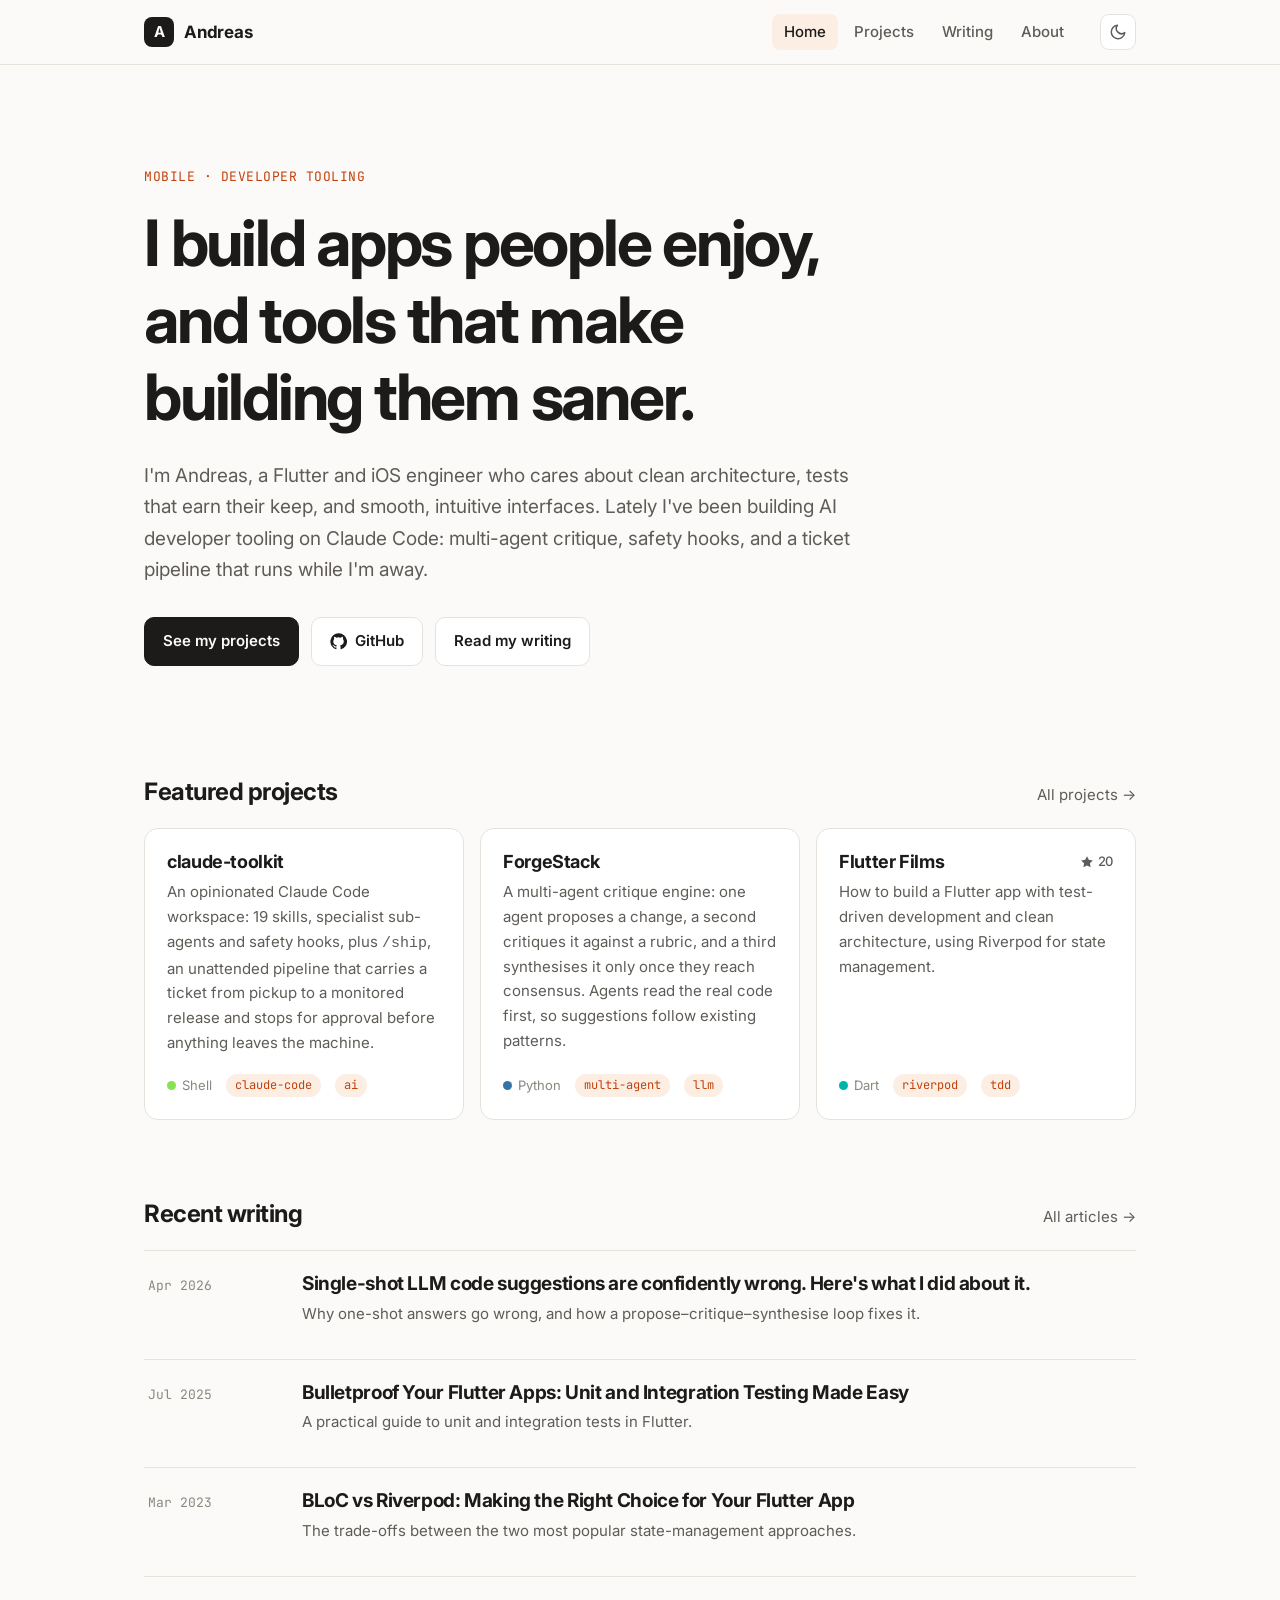
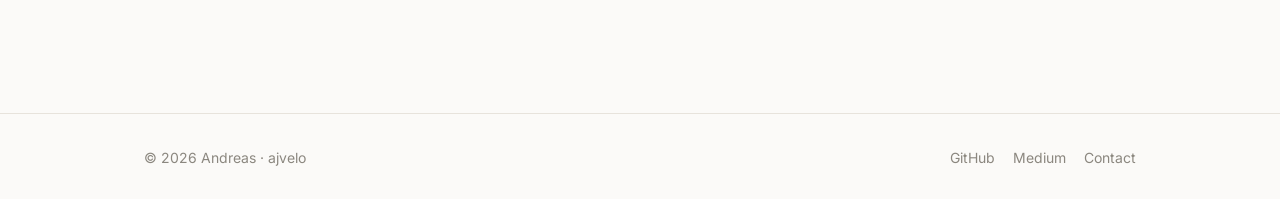
<file: index.html>
<!doctype html>
<html lang="en">
<head>
  <meta charset="utf-8">
  <meta name="viewport" content="width=device-width, initial-scale=1">
  <title>Andreas · Mobile and developer-tooling engineer</title>
  <meta name="description" content="Andreas (ajvelo): Flutter and iOS engineer building clean-architecture apps and AI developer tooling with Claude Code.">
  <link rel="canonical" href="https://ajvelo.github.io/">
  <meta property="og:title" content="Andreas · Mobile and developer-tooling engineer">
  <meta property="og:description" content="Flutter and iOS apps, clean architecture, and AI developer tooling.">
  <meta property="og:url" content="https://ajvelo.github.io/">
  <meta property="og:type" content="website">
  <link rel="icon" href="favicon.svg" type="image/svg+xml">
  <link rel="preconnect" href="https://fonts.googleapis.com">
  <link rel="preconnect" href="https://fonts.gstatic.com" crossorigin>
  <link href="https://fonts.googleapis.com/css2?family=Inter:wght@400;500;600;700&family=JetBrains+Mono:wght@400;500&display=swap" rel="stylesheet">
  <script>try{const t=localStorage.getItem("theme");if(t)document.documentElement.dataset.theme=t}catch{}</script>
  <link rel="stylesheet" href="style.css">
</head>
<body>
  <a class="skip" href="#main">Skip to content</a>
  <header class="site-header">
    <div class="wrap nav">
      <a class="brand" href="./"><span class="brand-mark">A</span>Andreas</a>
      <button class="icon-btn menu-btn" data-menu-toggle aria-label="Menu" aria-expanded="false"><svg viewBox="0 0 24 24" fill="none" stroke="currentColor" stroke-width="2" stroke-linecap="round"><path d="M4 7h16M4 12h16M4 17h16"/></svg></button>
      <ul class="nav-links">
        <li><a href="./" aria-current="page">Home</a></li>
        <li><a href="projects.html">Projects</a></li>
        <li><a href="writing.html">Writing</a></li>
        <li><a href="about.html">About</a></li>
      </ul>
      <button class="icon-btn" data-theme-toggle aria-label="Switch theme"><svg class="theme-moon" viewBox="0 0 24 24" fill="none" stroke="currentColor" stroke-width="2" stroke-linecap="round" stroke-linejoin="round"><path d="M21 12.8A9 9 0 1 1 11.2 3a7 7 0 0 0 9.8 9.8z"/></svg><svg class="theme-sun" viewBox="0 0 24 24" fill="none" stroke="currentColor" stroke-width="2" stroke-linecap="round"><circle cx="12" cy="12" r="4"/><path d="M12 2v2M12 20v2M4.9 4.9l1.4 1.4M17.7 17.7l1.4 1.4M2 12h2M20 12h2M4.9 19.1l1.4-1.4M17.7 6.3l1.4-1.4"/></svg></button>
    </div>
  </header>

  <main id="main">
    <section class="wrap hero">
      <span class="eyebrow">Mobile · Developer tooling</span>
      <h1>I build apps people enjoy, and tools that make building them saner.</h1>
      <p class="lede">I'm Andreas, a Flutter and iOS engineer who cares about clean architecture, tests that earn their keep, and smooth, intuitive interfaces. Lately I've been building AI developer tooling on Claude Code: multi-agent critique, safety hooks, and a ticket pipeline that runs while I'm away.</p>
      <div class="actions">
        <a class="btn btn-primary" href="projects.html">See my projects</a>
        <a class="btn" href="https://github.com/ajvelo"><svg viewBox="0 0 24 24" fill="currentColor"><path d="M12 .5a11.5 11.5 0 0 0-3.64 22.41c.58.1.79-.25.79-.56v-2c-3.2.7-3.88-1.37-3.88-1.37-.53-1.33-1.28-1.69-1.28-1.69-1.05-.71.08-.7.08-.7 1.16.08 1.77 1.19 1.77 1.19 1.03 1.77 2.7 1.26 3.36.96.1-.75.4-1.26.73-1.55-2.55-.29-5.24-1.28-5.24-5.69 0-1.26.45-2.28 1.19-3.09-.12-.29-.52-1.46.11-3.05 0 0 .97-.31 3.17 1.18a11 11 0 0 1 5.77 0c2.2-1.49 3.17-1.18 3.17-1.18.63 1.59.23 2.76.11 3.05.74.81 1.19 1.83 1.19 3.09 0 4.42-2.7 5.39-5.26 5.68.41.36.78 1.06.78 2.14v3.17c0 .31.21.67.8.56A11.5 11.5 0 0 0 12 .5z"/></svg>GitHub</a>
        <a class="btn" href="writing.html">Read my writing</a>
      </div>
    </section>

    <section class="wrap section">
      <div class="section-head">
        <h2>Featured projects</h2>
        <a href="projects.html">All projects →</a>
      </div>
      <div class="grid">
        <a class="card" href="https://github.com/ajvelo/claude-toolkit">
          <h3>claude-toolkit</h3>
          <p>An opinionated Claude Code workspace: 19 skills, specialist sub-agents and safety hooks, plus <code>/ship</code>, an unattended pipeline that carries a ticket from pickup to a monitored release and stops for approval before anything leaves the machine.</p>
          <div class="meta"><span class="lang lang-shell">Shell</span><span class="tag">claude-code</span><span class="tag">ai</span></div>
        </a>
        <a class="card" href="https://github.com/ajvelo/forgestack">
          <h3>ForgeStack</h3>
          <p>A multi-agent critique engine: one agent proposes a change, a second critiques it against a rubric, and a third synthesises it only once they reach consensus. Agents read the real code first, so suggestions follow existing patterns.</p>
          <div class="meta"><span class="lang lang-python">Python</span><span class="tag">multi-agent</span><span class="tag">llm</span></div>
        </a>
        <a class="card" href="https://github.com/ajvelo/Flutter-Films">
          <h3>Flutter Films <span class="stars"><svg viewBox="0 0 24 24" fill="currentColor"><path d="M12 2l3.1 6.3 6.9 1-5 4.9 1.2 6.8L12 17.8 5.8 21l1.2-6.8-5-4.9 6.9-1z"/></svg>20</span></h3>
          <p>How to build a Flutter app with test-driven development and clean architecture, using Riverpod for state management.</p>
          <div class="meta"><span class="lang lang-dart">Dart</span><span class="tag">riverpod</span><span class="tag">tdd</span></div>
        </a>
      </div>
    </section>

    <section class="wrap section">
      <div class="section-head">
        <h2>Recent writing</h2>
        <a href="writing.html">All articles →</a>
      </div>
      <ul class="posts">
        <li class="post"><a href="https://medium.com/@Andreasv/single-shot-llm-code-suggestions-are-confidently-wrong-heres-what-i-did-about-it-a76bcef79215">
          <time datetime="2026-04-21">Apr 2026</time>
          <div><h3>Single-shot LLM code suggestions are confidently wrong. Here's what I did about it.</h3><p>Why one-shot answers go wrong, and how a propose–critique–synthesise loop fixes it.</p></div>
        </a></li>
        <li class="post"><a href="https://mobileappcircular.com/bulletproof-your-flutter-apps-unit-and-integration-testing-made-easy-4f2d8b6c35c0">
          <time datetime="2025-07-21">Jul 2025</time>
          <div><h3>Bulletproof Your Flutter Apps: Unit and Integration Testing Made Easy</h3><p>A practical guide to unit and integration tests in Flutter.</p></div>
        </a></li>
        <li class="post"><a href="https://mobileappcircular.com/bloc-vs-riverpod-making-the-right-choice-for-your-flutter-app-5feb4486ac4">
          <time datetime="2023-03-21">Mar 2023</time>
          <div><h3>BLoC vs Riverpod: Making the Right Choice for Your Flutter App</h3><p>The trade-offs between the two most popular state-management approaches.</p></div>
        </a></li>
      </ul>
    </section>
  </main>

  <footer class="site-footer">
    <div class="wrap">
      <span>© <span data-year>2026</span> Andreas · ajvelo</span>
      <nav><a href="https://github.com/ajvelo">GitHub</a><a href="https://medium.com/@Andreasv">Medium</a><a href="about.html#contact">Contact</a></nav>
    </div>
  </footer>
  <script src="script.js"></script>
</body>
</html>
</file>
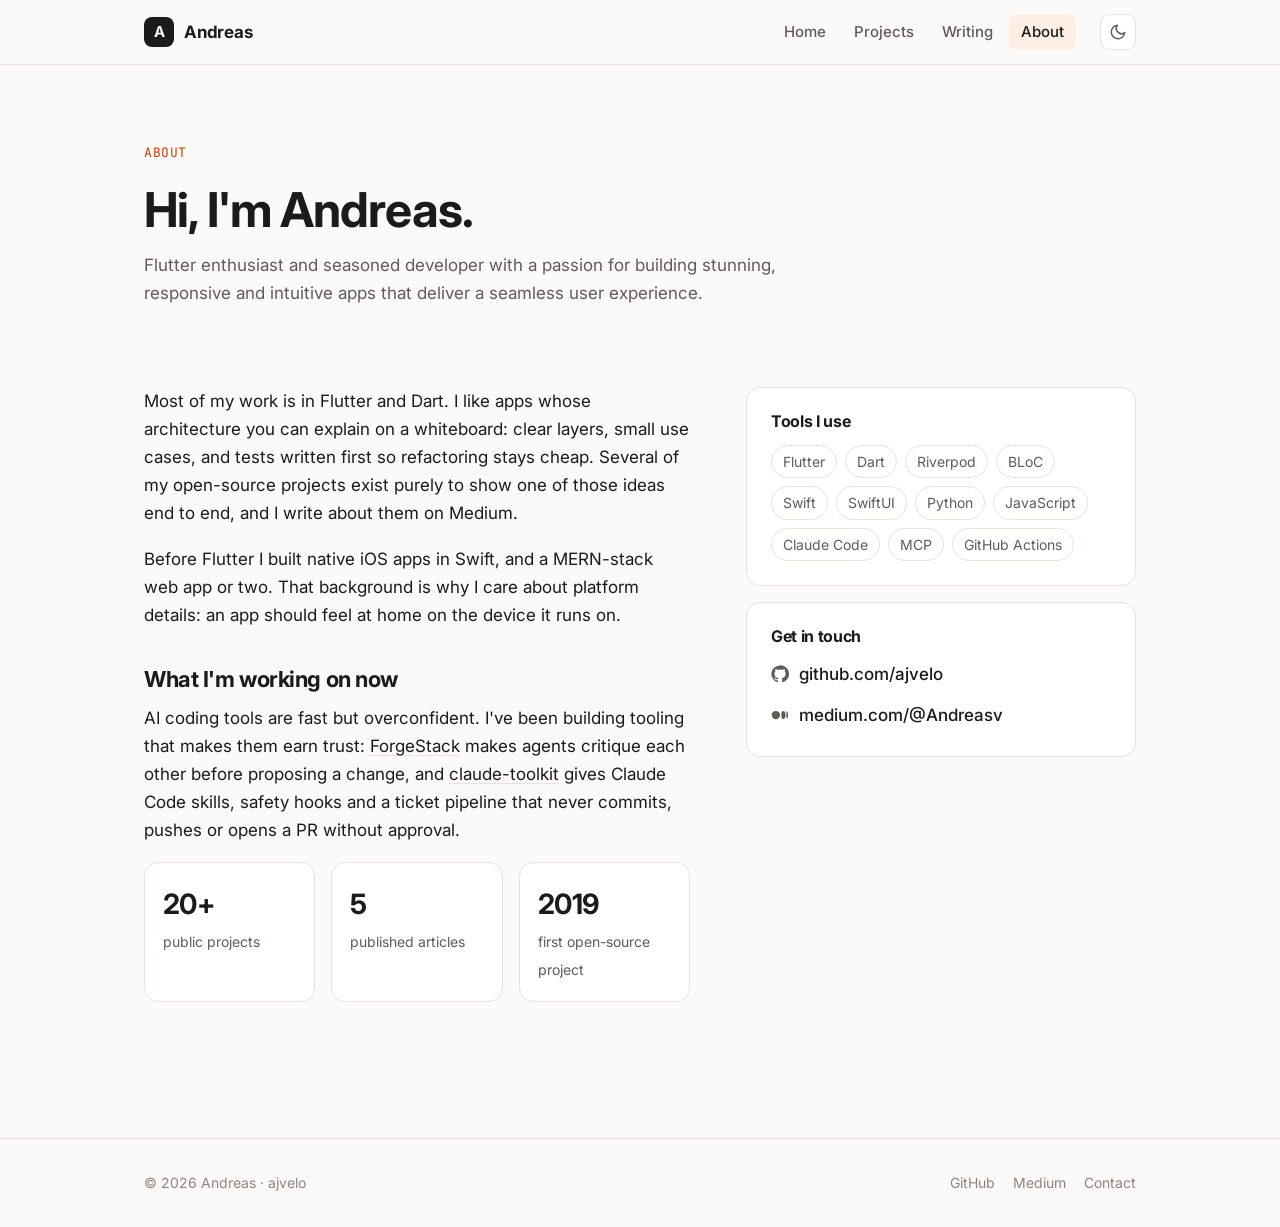
<file: about.html>
<!doctype html>
<html lang="en">
<head>
  <meta charset="utf-8">
  <meta name="viewport" content="width=device-width, initial-scale=1">
  <title>About · Andreas</title>
  <meta name="description" content="About Andreas: Flutter and iOS engineer, clean architecture, testing, and AI developer tooling.">
  <link rel="canonical" href="https://ajvelo.github.io/about.html">
  <meta property="og:title" content="About · Andreas">
  <meta property="og:description" content="About Andreas: Flutter and iOS engineer, clean architecture, testing, and AI developer tooling.">
  <meta property="og:url" content="https://ajvelo.github.io/about.html">
  <meta property="og:type" content="website">
  <link rel="icon" href="favicon.svg" type="image/svg+xml">
  <link rel="preconnect" href="https://fonts.googleapis.com">
  <link rel="preconnect" href="https://fonts.gstatic.com" crossorigin>
  <link href="https://fonts.googleapis.com/css2?family=Inter:wght@400;500;600;700&family=JetBrains+Mono:wght@400;500&display=swap" rel="stylesheet">
  <script>try{const t=localStorage.getItem("theme");if(t)document.documentElement.dataset.theme=t}catch{}</script>
  <link rel="stylesheet" href="style.css">
</head>
<body>
  <a class="skip" href="#main">Skip to content</a>
  <header class="site-header">
    <div class="wrap nav">
      <a class="brand" href="./"><span class="brand-mark">A</span>Andreas</a>
      <button class="icon-btn menu-btn" data-menu-toggle aria-label="Menu" aria-expanded="false"><svg viewBox="0 0 24 24" fill="none" stroke="currentColor" stroke-width="2" stroke-linecap="round"><path d="M4 7h16M4 12h16M4 17h16"/></svg></button>
      <ul class="nav-links">
        <li><a href="./">Home</a></li>
        <li><a href="projects.html">Projects</a></li>
        <li><a href="writing.html">Writing</a></li>
        <li><a href="about.html" aria-current="page">About</a></li>
      </ul>
      <button class="icon-btn" data-theme-toggle aria-label="Switch theme"><svg class="theme-moon" viewBox="0 0 24 24" fill="none" stroke="currentColor" stroke-width="2" stroke-linecap="round" stroke-linejoin="round"><path d="M21 12.8A9 9 0 1 1 11.2 3a7 7 0 0 0 9.8 9.8z"/></svg><svg class="theme-sun" viewBox="0 0 24 24" fill="none" stroke="currentColor" stroke-width="2" stroke-linecap="round"><circle cx="12" cy="12" r="4"/><path d="M12 2v2M12 20v2M4.9 4.9l1.4 1.4M17.7 17.7l1.4 1.4M2 12h2M20 12h2M4.9 19.1l1.4-1.4M17.7 6.3l1.4-1.4"/></svg></button>
    </div>
  </header>

  <main id="main">
    <section class="wrap page-head">
      <span class="eyebrow">About</span>
      <h1>Hi, I'm Andreas.</h1>
      <p>Flutter enthusiast and seasoned developer with a passion for building stunning, responsive and intuitive apps that deliver a seamless user experience.</p>
    </section>

    <section class="wrap section two-col">
      <div class="prose">
        <p>Most of my work is in Flutter and Dart. I like apps whose architecture you can explain on a whiteboard: clear layers, small use cases, and tests written first so refactoring stays cheap. Several of my open-source projects exist purely to show one of those ideas end to end, and I write about them on Medium.</p>
        <p>Before Flutter I built native iOS apps in Swift, and a MERN-stack web app or two. That background is why I care about platform details: an app should feel at home on the device it runs on.</p>
        <h2>What I'm working on now</h2>
        <p>AI coding tools are fast but overconfident. I've been building tooling that makes them earn trust: <a href="https://github.com/ajvelo/forgestack">ForgeStack</a> makes agents critique each other before proposing a change, and <a href="https://github.com/ajvelo/claude-toolkit">claude-toolkit</a> gives Claude Code skills, safety hooks and a ticket pipeline that never commits, pushes or opens a PR without approval.</p>
        <div class="stat-row">
          <div class="stat"><strong>20+</strong><span>public projects</span></div>
          <div class="stat"><strong>5</strong><span>published articles</span></div>
          <div class="stat"><strong>2019</strong><span>first open-source project</span></div>
        </div>
      </div>
      <aside>
        <div class="panel">
          <h2>Tools I use</h2>
          <ul class="chips">
            <li>Flutter</li><li>Dart</li><li>Riverpod</li><li>BLoC</li><li>Swift</li><li>SwiftUI</li><li>Python</li><li>JavaScript</li><li>Claude Code</li><li>MCP</li><li>GitHub Actions</li>
          </ul>
        </div>
        <div class="panel" id="contact">
          <h2>Get in touch</h2>
          <ul class="links">
            <li><a href="https://github.com/ajvelo"><svg viewBox="0 0 24 24" fill="currentColor"><path d="M12 .5a11.5 11.5 0 0 0-3.64 22.41c.58.1.79-.25.79-.56v-2c-3.2.7-3.88-1.37-3.88-1.37-.53-1.33-1.28-1.69-1.28-1.69-1.05-.71.08-.7.08-.7 1.16.08 1.77 1.19 1.77 1.19 1.03 1.77 2.7 1.26 3.36.96.1-.75.4-1.26.73-1.55-2.55-.29-5.24-1.28-5.24-5.69 0-1.26.45-2.28 1.19-3.09-.12-.29-.52-1.46.11-3.05 0 0 .97-.31 3.17 1.18a11 11 0 0 1 5.77 0c2.2-1.49 3.17-1.18 3.17-1.18.63 1.59.23 2.76.11 3.05.74.81 1.19 1.83 1.19 3.09 0 4.42-2.7 5.39-5.26 5.68.41.36.78 1.06.78 2.14v3.17c0 .31.21.67.8.56A11.5 11.5 0 0 0 12 .5z"/></svg>github.com/ajvelo</a></li>
            <li><a href="https://medium.com/@Andreasv"><svg viewBox="0 0 24 24" fill="currentColor"><circle cx="6.5" cy="12" r="5.5"/><ellipse cx="16.5" cy="12" rx="2.8" ry="5.2"/><ellipse cx="21.6" cy="12" rx="1.1" ry="4.6"/></svg>medium.com/@Andreasv</a></li>
          </ul>
        </div>
      </aside>
    </section>
  </main>

  <footer class="site-footer">
    <div class="wrap">
      <span>© <span data-year>2026</span> Andreas · ajvelo</span>
      <nav><a href="https://github.com/ajvelo">GitHub</a><a href="https://medium.com/@Andreasv">Medium</a><a href="about.html#contact">Contact</a></nav>
    </div>
  </footer>
  <script src="script.js"></script>
</body>
</html>
</file>
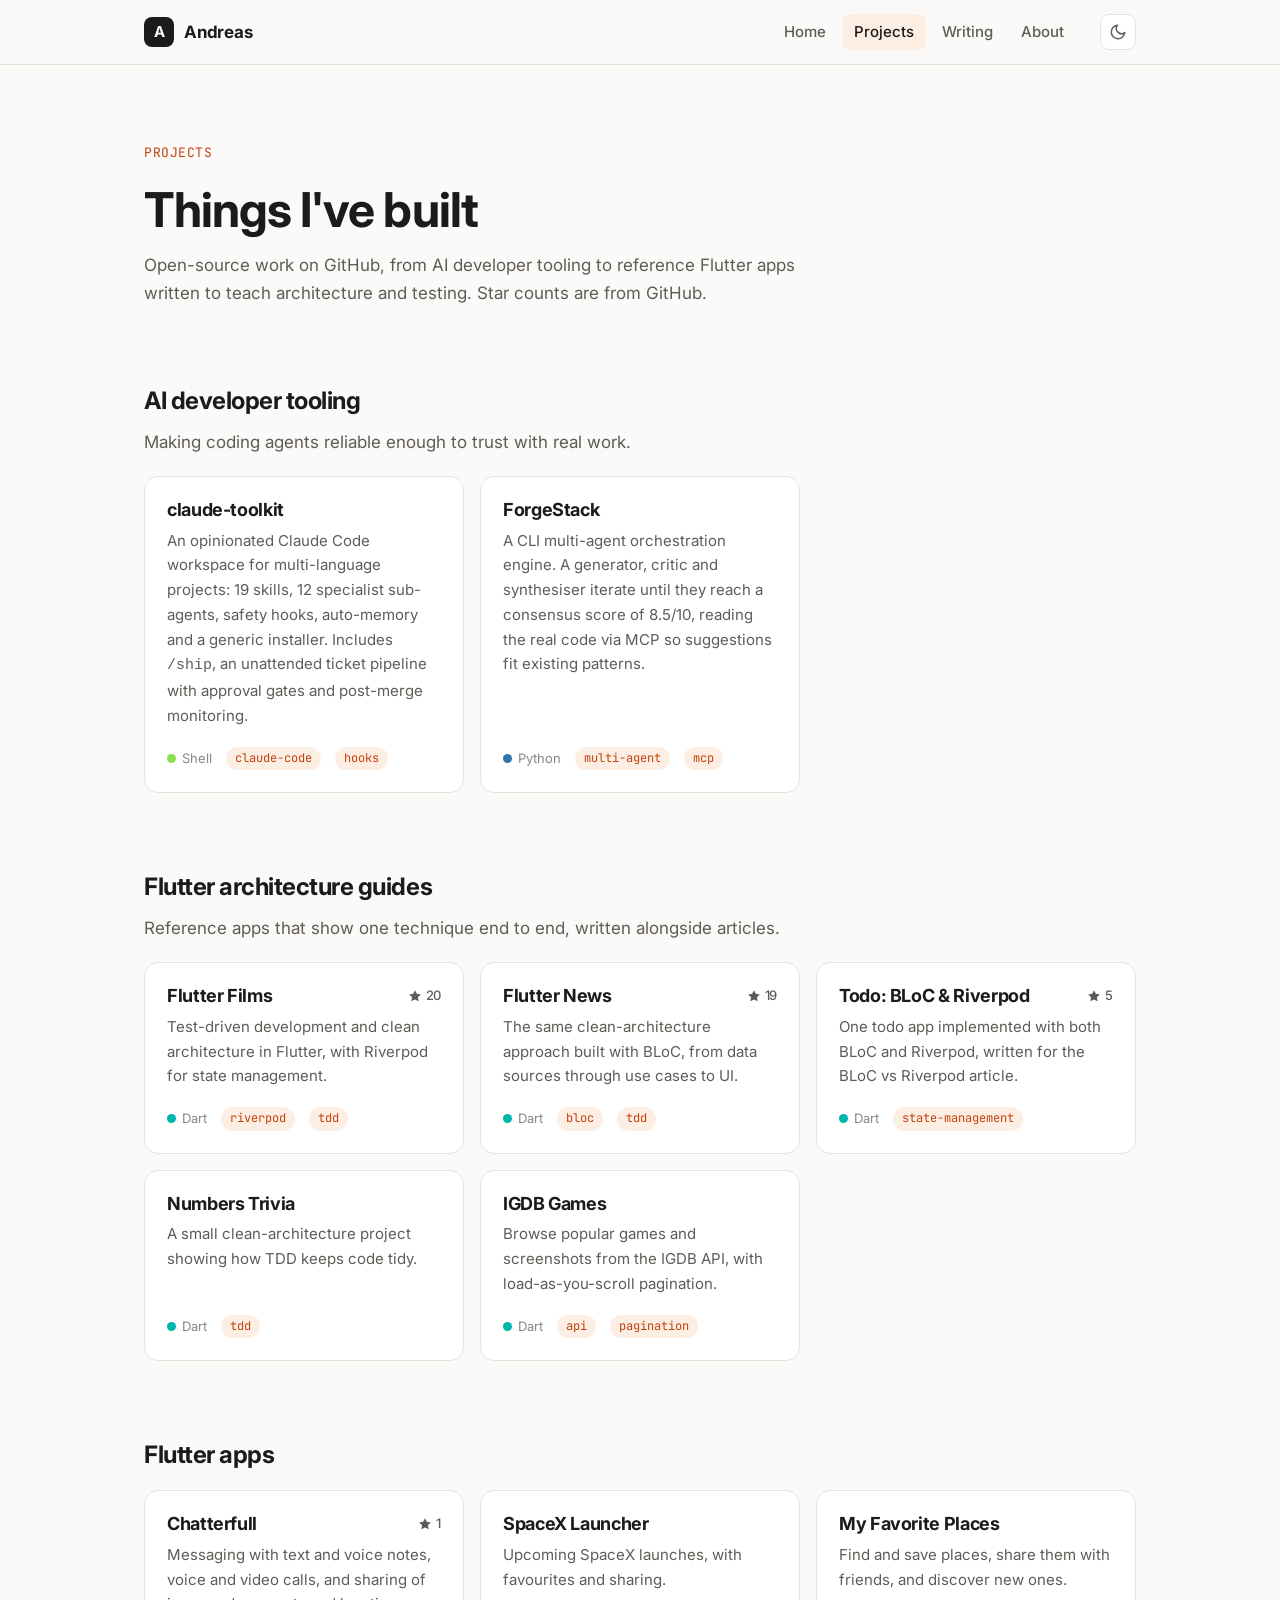
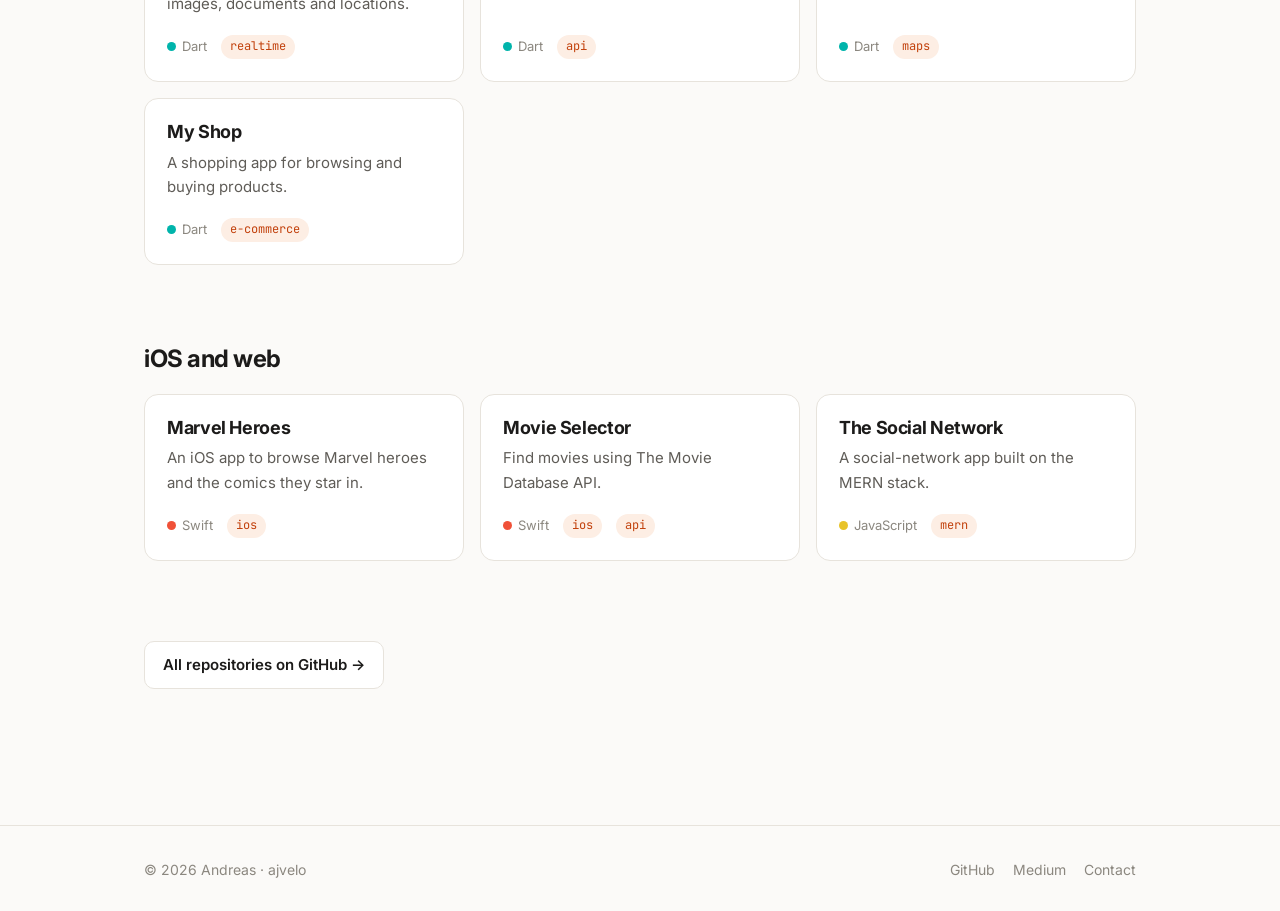
<file: projects.html>
<!doctype html>
<html lang="en">
<head>
  <meta charset="utf-8">
  <meta name="viewport" content="width=device-width, initial-scale=1">
  <title>Projects · Andreas</title>
  <meta name="description" content="Open-source projects by Andreas: AI developer tooling, Flutter architecture guides, Flutter and iOS apps.">
  <link rel="canonical" href="https://ajvelo.github.io/projects.html">
  <meta property="og:title" content="Projects · Andreas">
  <meta property="og:description" content="Open-source projects by Andreas: AI developer tooling, Flutter architecture guides, Flutter and iOS apps.">
  <meta property="og:url" content="https://ajvelo.github.io/projects.html">
  <meta property="og:type" content="website">
  <link rel="icon" href="favicon.svg" type="image/svg+xml">
  <link rel="preconnect" href="https://fonts.googleapis.com">
  <link rel="preconnect" href="https://fonts.gstatic.com" crossorigin>
  <link href="https://fonts.googleapis.com/css2?family=Inter:wght@400;500;600;700&family=JetBrains+Mono:wght@400;500&display=swap" rel="stylesheet">
  <script>try{const t=localStorage.getItem("theme");if(t)document.documentElement.dataset.theme=t}catch{}</script>
  <link rel="stylesheet" href="style.css">
</head>
<body>
  <a class="skip" href="#main">Skip to content</a>
  <header class="site-header">
    <div class="wrap nav">
      <a class="brand" href="./"><span class="brand-mark">A</span>Andreas</a>
      <button class="icon-btn menu-btn" data-menu-toggle aria-label="Menu" aria-expanded="false"><svg viewBox="0 0 24 24" fill="none" stroke="currentColor" stroke-width="2" stroke-linecap="round"><path d="M4 7h16M4 12h16M4 17h16"/></svg></button>
      <ul class="nav-links">
        <li><a href="./">Home</a></li>
        <li><a href="projects.html" aria-current="page">Projects</a></li>
        <li><a href="writing.html">Writing</a></li>
        <li><a href="about.html">About</a></li>
      </ul>
      <button class="icon-btn" data-theme-toggle aria-label="Switch theme"><svg class="theme-moon" viewBox="0 0 24 24" fill="none" stroke="currentColor" stroke-width="2" stroke-linecap="round" stroke-linejoin="round"><path d="M21 12.8A9 9 0 1 1 11.2 3a7 7 0 0 0 9.8 9.8z"/></svg><svg class="theme-sun" viewBox="0 0 24 24" fill="none" stroke="currentColor" stroke-width="2" stroke-linecap="round"><circle cx="12" cy="12" r="4"/><path d="M12 2v2M12 20v2M4.9 4.9l1.4 1.4M17.7 17.7l1.4 1.4M2 12h2M20 12h2M4.9 19.1l1.4-1.4M17.7 6.3l1.4-1.4"/></svg></button>
    </div>
  </header>

  <main id="main">
    <section class="wrap page-head">
      <span class="eyebrow">Projects</span>
      <h1>Things I've built</h1>
      <p>Open-source work on GitHub, from AI developer tooling to reference Flutter apps written to teach architecture and testing. Star counts are from GitHub.</p>
    </section>

    <section class="wrap section">
      <div class="section-head"><h2>AI developer tooling</h2></div>
      <p class="section-sub">Making coding agents reliable enough to trust with real work.</p>
      <div class="grid">
        <a class="card" href="https://github.com/ajvelo/claude-toolkit">
          <h3>claude-toolkit</h3>
          <p>An opinionated Claude Code workspace for multi-language projects: 19 skills, 12 specialist sub-agents, safety hooks, auto-memory and a generic installer. Includes <code>/ship</code>, an unattended ticket pipeline with approval gates and post-merge monitoring.</p>
          <div class="meta"><span class="lang lang-shell">Shell</span><span class="tag">claude-code</span><span class="tag">hooks</span></div>
        </a>
        <a class="card" href="https://github.com/ajvelo/forgestack">
          <h3>ForgeStack</h3>
          <p>A CLI multi-agent orchestration engine. A generator, critic and synthesiser iterate until they reach a consensus score of 8.5/10, reading the real code via MCP so suggestions fit existing patterns.</p>
          <div class="meta"><span class="lang lang-python">Python</span><span class="tag">multi-agent</span><span class="tag">mcp</span></div>
        </a>
      </div>
    </section>

    <section class="wrap section">
      <div class="section-head"><h2>Flutter architecture guides</h2></div>
      <p class="section-sub">Reference apps that show one technique end to end, written alongside articles.</p>
      <div class="grid">
        <a class="card" href="https://github.com/ajvelo/Flutter-Films">
          <h3>Flutter Films <span class="stars"><svg viewBox="0 0 24 24" fill="currentColor"><path d="M12 2l3.1 6.3 6.9 1-5 4.9 1.2 6.8L12 17.8 5.8 21l1.2-6.8-5-4.9 6.9-1z"/></svg>20</span></h3>
          <p>Test-driven development and clean architecture in Flutter, with Riverpod for state management.</p>
          <div class="meta"><span class="lang lang-dart">Dart</span><span class="tag">riverpod</span><span class="tag">tdd</span></div>
        </a>
        <a class="card" href="https://github.com/ajvelo/Flutter-News">
          <h3>Flutter News <span class="stars"><svg viewBox="0 0 24 24" fill="currentColor"><path d="M12 2l3.1 6.3 6.9 1-5 4.9 1.2 6.8L12 17.8 5.8 21l1.2-6.8-5-4.9 6.9-1z"/></svg>19</span></h3>
          <p>The same clean-architecture approach built with BLoC, from data sources through use cases to UI.</p>
          <div class="meta"><span class="lang lang-dart">Dart</span><span class="tag">bloc</span><span class="tag">tdd</span></div>
        </a>
        <a class="card" href="https://github.com/ajvelo/Todo-BLoC-Riverpod">
          <h3>Todo: BLoC & Riverpod <span class="stars"><svg viewBox="0 0 24 24" fill="currentColor"><path d="M12 2l3.1 6.3 6.9 1-5 4.9 1.2 6.8L12 17.8 5.8 21l1.2-6.8-5-4.9 6.9-1z"/></svg>5</span></h3>
          <p>One todo app implemented with both BLoC and Riverpod, written for the BLoC vs Riverpod article.</p>
          <div class="meta"><span class="lang lang-dart">Dart</span><span class="tag">state-management</span></div>
        </a>
        <a class="card" href="https://github.com/ajvelo/Numbers-Trivia">
          <h3>Numbers Trivia</h3>
          <p>A small clean-architecture project showing how TDD keeps code tidy.</p>
          <div class="meta"><span class="lang lang-dart">Dart</span><span class="tag">tdd</span></div>
        </a>
        <a class="card" href="https://github.com/ajvelo/IGDB-Games">
          <h3>IGDB Games</h3>
          <p>Browse popular games and screenshots from the IGDB API, with load-as-you-scroll pagination.</p>
          <div class="meta"><span class="lang lang-dart">Dart</span><span class="tag">api</span><span class="tag">pagination</span></div>
        </a>
      </div>
    </section>

    <section class="wrap section">
      <div class="section-head"><h2>Flutter apps</h2></div>
      <div class="grid">
        <a class="card" href="https://github.com/ajvelo/Chatterfull">
          <h3>Chatterfull <span class="stars"><svg viewBox="0 0 24 24" fill="currentColor"><path d="M12 2l3.1 6.3 6.9 1-5 4.9 1.2 6.8L12 17.8 5.8 21l1.2-6.8-5-4.9 6.9-1z"/></svg>1</span></h3>
          <p>Messaging with text and voice notes, voice and video calls, and sharing of images, documents and locations.</p>
          <div class="meta"><span class="lang lang-dart">Dart</span><span class="tag">realtime</span></div>
        </a>
        <a class="card" href="https://github.com/ajvelo/SpaceXLauncher">
          <h3>SpaceX Launcher</h3>
          <p>Upcoming SpaceX launches, with favourites and sharing.</p>
          <div class="meta"><span class="lang lang-dart">Dart</span><span class="tag">api</span></div>
        </a>
        <a class="card" href="https://github.com/ajvelo/My-Favorite-Places">
          <h3>My Favorite Places</h3>
          <p>Find and save places, share them with friends, and discover new ones.</p>
          <div class="meta"><span class="lang lang-dart">Dart</span><span class="tag">maps</span></div>
        </a>
        <a class="card" href="https://github.com/ajvelo/My-Shop">
          <h3>My Shop</h3>
          <p>A shopping app for browsing and buying products.</p>
          <div class="meta"><span class="lang lang-dart">Dart</span><span class="tag">e-commerce</span></div>
        </a>
      </div>
    </section>

    <section class="wrap section">
      <div class="section-head"><h2>iOS and web</h2></div>
      <div class="grid">
        <a class="card" href="https://github.com/ajvelo/Marvel-Heroes">
          <h3>Marvel Heroes</h3>
          <p>An iOS app to browse Marvel heroes and the comics they star in.</p>
          <div class="meta"><span class="lang lang-swift">Swift</span><span class="tag">ios</span></div>
        </a>
        <a class="card" href="https://github.com/ajvelo/Movie-Selector">
          <h3>Movie Selector</h3>
          <p>Find movies using The Movie Database API.</p>
          <div class="meta"><span class="lang lang-swift">Swift</span><span class="tag">ios</span><span class="tag">api</span></div>
        </a>
        <a class="card" href="https://github.com/ajvelo/The-Social-Network">
          <h3>The Social Network</h3>
          <p>A social-network app built on the MERN stack.</p>
          <div class="meta"><span class="lang lang-js">JavaScript</span><span class="tag">mern</span></div>
        </a>
      </div>
    </section>

    <section class="wrap section">
      <a class="btn" href="https://github.com/ajvelo?tab=repositories">All repositories on GitHub →</a>
    </section>
  </main>

  <footer class="site-footer">
    <div class="wrap">
      <span>© <span data-year>2026</span> Andreas · ajvelo</span>
      <nav><a href="https://github.com/ajvelo">GitHub</a><a href="https://medium.com/@Andreasv">Medium</a><a href="about.html#contact">Contact</a></nav>
    </div>
  </footer>
  <script src="script.js"></script>
</body>
</html>
</file>
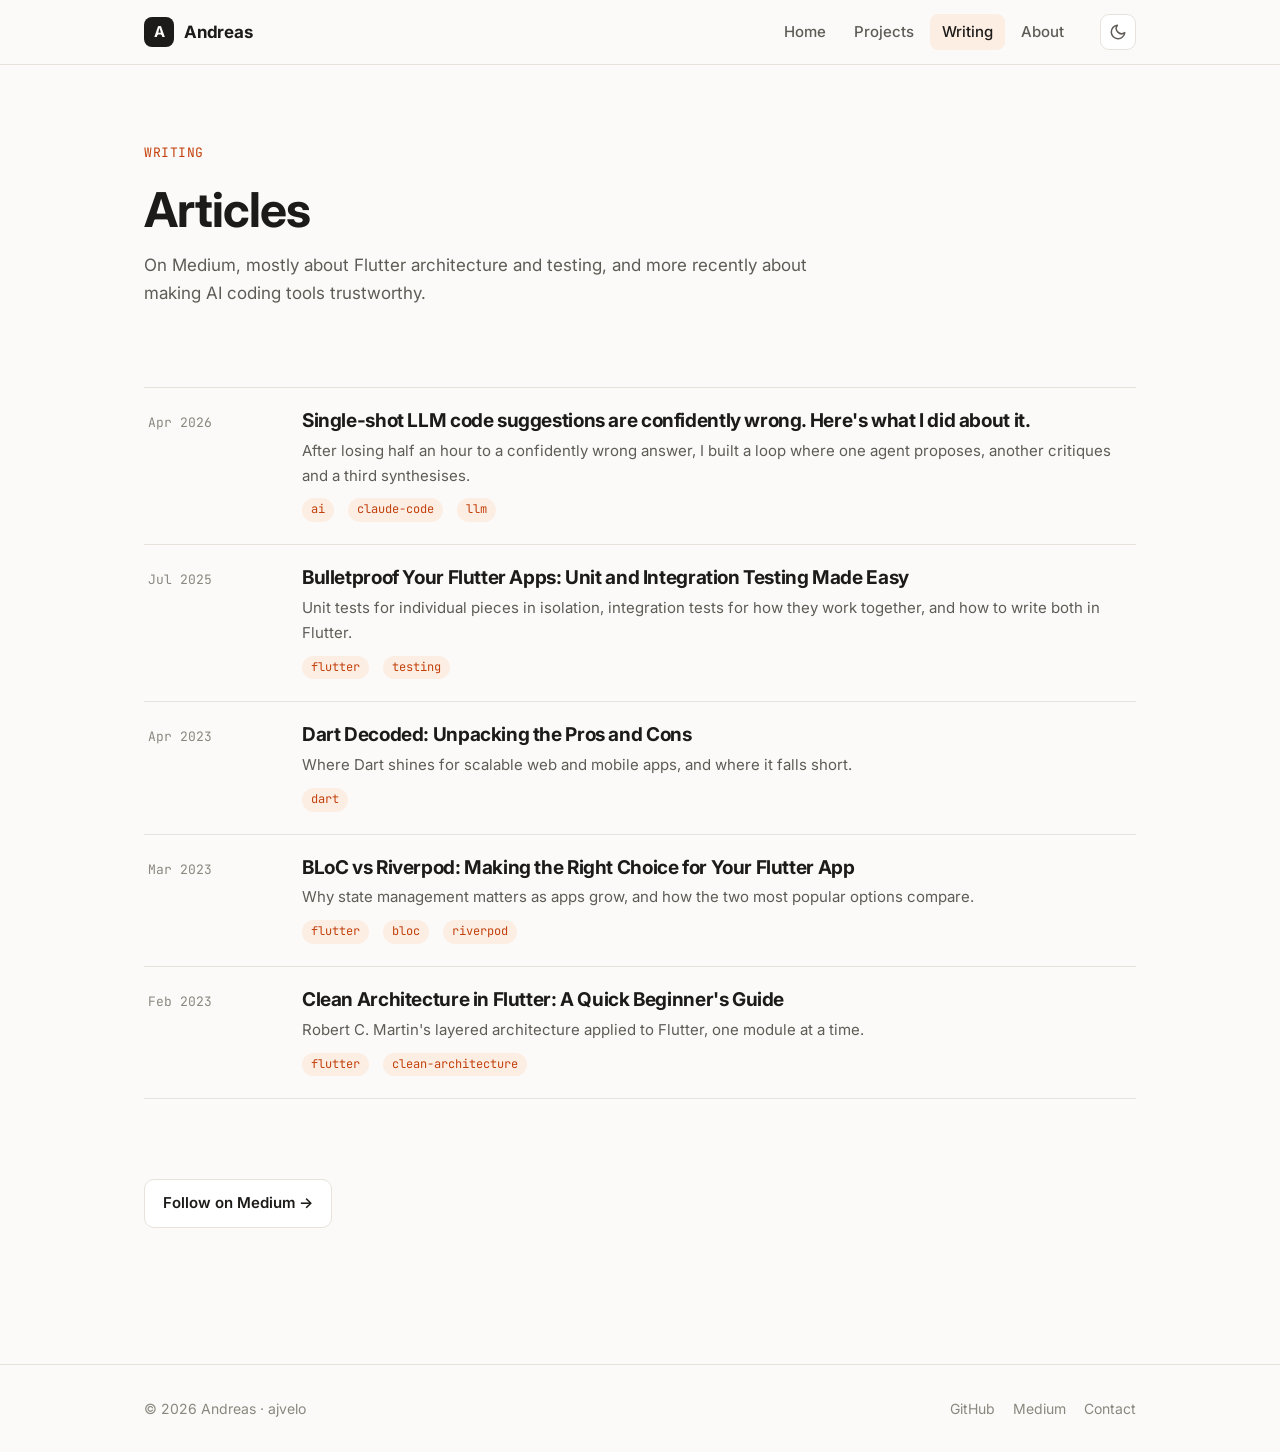
<file: writing.html>
<!doctype html>
<html lang="en">
<head>
  <meta charset="utf-8">
  <meta name="viewport" content="width=device-width, initial-scale=1">
  <title>Writing · Andreas</title>
  <meta name="description" content="Articles by Andreas on Flutter architecture, testing, state management and AI developer tooling.">
  <link rel="canonical" href="https://ajvelo.github.io/writing.html">
  <meta property="og:title" content="Writing · Andreas">
  <meta property="og:description" content="Articles by Andreas on Flutter architecture, testing, state management and AI developer tooling.">
  <meta property="og:url" content="https://ajvelo.github.io/writing.html">
  <meta property="og:type" content="website">
  <link rel="icon" href="favicon.svg" type="image/svg+xml">
  <link rel="preconnect" href="https://fonts.googleapis.com">
  <link rel="preconnect" href="https://fonts.gstatic.com" crossorigin>
  <link href="https://fonts.googleapis.com/css2?family=Inter:wght@400;500;600;700&family=JetBrains+Mono:wght@400;500&display=swap" rel="stylesheet">
  <script>try{const t=localStorage.getItem("theme");if(t)document.documentElement.dataset.theme=t}catch{}</script>
  <link rel="stylesheet" href="style.css">
</head>
<body>
  <a class="skip" href="#main">Skip to content</a>
  <header class="site-header">
    <div class="wrap nav">
      <a class="brand" href="./"><span class="brand-mark">A</span>Andreas</a>
      <button class="icon-btn menu-btn" data-menu-toggle aria-label="Menu" aria-expanded="false"><svg viewBox="0 0 24 24" fill="none" stroke="currentColor" stroke-width="2" stroke-linecap="round"><path d="M4 7h16M4 12h16M4 17h16"/></svg></button>
      <ul class="nav-links">
        <li><a href="./">Home</a></li>
        <li><a href="projects.html">Projects</a></li>
        <li><a href="writing.html" aria-current="page">Writing</a></li>
        <li><a href="about.html">About</a></li>
      </ul>
      <button class="icon-btn" data-theme-toggle aria-label="Switch theme"><svg class="theme-moon" viewBox="0 0 24 24" fill="none" stroke="currentColor" stroke-width="2" stroke-linecap="round" stroke-linejoin="round"><path d="M21 12.8A9 9 0 1 1 11.2 3a7 7 0 0 0 9.8 9.8z"/></svg><svg class="theme-sun" viewBox="0 0 24 24" fill="none" stroke="currentColor" stroke-width="2" stroke-linecap="round"><circle cx="12" cy="12" r="4"/><path d="M12 2v2M12 20v2M4.9 4.9l1.4 1.4M17.7 17.7l1.4 1.4M2 12h2M20 12h2M4.9 19.1l1.4-1.4M17.7 6.3l1.4-1.4"/></svg></button>
    </div>
  </header>

  <main id="main">
    <section class="wrap page-head">
      <span class="eyebrow">Writing</span>
      <h1>Articles</h1>
      <p>On Medium, mostly about Flutter architecture and testing, and more recently about making AI coding tools trustworthy.</p>
    </section>

    <section class="wrap section">
      <ul class="posts">
        <li class="post"><a href="https://medium.com/@Andreasv/single-shot-llm-code-suggestions-are-confidently-wrong-heres-what-i-did-about-it-a76bcef79215">
          <time datetime="2026-04-21">Apr 2026</time>
          <div><h3>Single-shot LLM code suggestions are confidently wrong. Here's what I did about it.</h3><p>After losing half an hour to a confidently wrong answer, I built a loop where one agent proposes, another critiques and a third synthesises.</p><div class="meta"><span class="tag">ai</span><span class="tag">claude-code</span><span class="tag">llm</span></div></div>
        </a></li>
        <li class="post"><a href="https://mobileappcircular.com/bulletproof-your-flutter-apps-unit-and-integration-testing-made-easy-4f2d8b6c35c0">
          <time datetime="2025-07-21">Jul 2025</time>
          <div><h3>Bulletproof Your Flutter Apps: Unit and Integration Testing Made Easy</h3><p>Unit tests for individual pieces in isolation, integration tests for how they work together, and how to write both in Flutter.</p><div class="meta"><span class="tag">flutter</span><span class="tag">testing</span></div></div>
        </a></li>
        <li class="post"><a href="https://mobileappcircular.com/dart-decoded-unpacking-the-pros-and-cons-aa7ce0b99da3">
          <time datetime="2023-04-13">Apr 2023</time>
          <div><h3>Dart Decoded: Unpacking the Pros and Cons</h3><p>Where Dart shines for scalable web and mobile apps, and where it falls short.</p><div class="meta"><span class="tag">dart</span></div></div>
        </a></li>
        <li class="post"><a href="https://mobileappcircular.com/bloc-vs-riverpod-making-the-right-choice-for-your-flutter-app-5feb4486ac4">
          <time datetime="2023-03-21">Mar 2023</time>
          <div><h3>BLoC vs Riverpod: Making the Right Choice for Your Flutter App</h3><p>Why state management matters as apps grow, and how the two most popular options compare.</p><div class="meta"><span class="tag">flutter</span><span class="tag">bloc</span><span class="tag">riverpod</span></div></div>
        </a></li>
        <li class="post"><a href="https://mobileappcircular.com/clean-architecture-in-flutter-a-quick-beginners-guide-844e89174655">
          <time datetime="2023-02-01">Feb 2023</time>
          <div><h3>Clean Architecture in Flutter: A Quick Beginner's Guide</h3><p>Robert C. Martin's layered architecture applied to Flutter, one module at a time.</p><div class="meta"><span class="tag">flutter</span><span class="tag">clean-architecture</span></div></div>
        </a></li>
      </ul>
    </section>

    <section class="wrap section">
      <a class="btn" href="https://medium.com/@Andreasv">Follow on Medium →</a>
    </section>
  </main>

  <footer class="site-footer">
    <div class="wrap">
      <span>© <span data-year>2026</span> Andreas · ajvelo</span>
      <nav><a href="https://github.com/ajvelo">GitHub</a><a href="https://medium.com/@Andreasv">Medium</a><a href="about.html#contact">Contact</a></nav>
    </div>
  </footer>
  <script src="script.js"></script>
</body>
</html>
</file>
<file: style.css>
:root {
  --bg: #fbfaf8;
  --surface: #ffffff;
  --text: #1c1b1a;
  --muted: #5f5c57;
  --faint: #8b877f;
  --border: #e7e3dc;
  --accent: #c2410c;
  --accent-soft: #fdeee4;
  --shadow: 0 1px 2px rgba(28, 27, 26, 0.04), 0 8px 24px rgba(28, 27, 26, 0.06);
  --radius: 14px;
  --maxw: 1040px;
  --font: "Inter", ui-sans-serif, system-ui, -apple-system, "Segoe UI", Roboto, sans-serif;
  --mono: "JetBrains Mono", ui-monospace, SFMono-Regular, Menlo, monospace;
  color-scheme: light;
}

@media (prefers-color-scheme: dark) {
  :root:not([data-theme="light"]) {
    --bg: #121212;
    --surface: #1b1b1b;
    --text: #ecebe8;
    --muted: #a8a49c;
    --faint: #7d7a73;
    --border: #2c2b29;
    --accent: #fb8a4c;
    --accent-soft: #2d1d14;
    --shadow: 0 1px 2px rgba(0, 0, 0, 0.3), 0 8px 24px rgba(0, 0, 0, 0.25);
    color-scheme: dark;
  }
}

:root[data-theme="dark"] {
  --bg: #121212;
  --surface: #1b1b1b;
  --text: #ecebe8;
  --muted: #a8a49c;
  --faint: #7d7a73;
  --border: #2c2b29;
  --accent: #fb8a4c;
  --accent-soft: #2d1d14;
  --shadow: 0 1px 2px rgba(0, 0, 0, 0.3), 0 8px 24px rgba(0, 0, 0, 0.25);
  color-scheme: dark;
}

*,
*::before,
*::after {
  box-sizing: border-box;
}

html {
  -webkit-text-size-adjust: 100%;
  scroll-behavior: smooth;
}

body {
  margin: 0;
  background: var(--bg);
  color: var(--text);
  font-family: var(--font);
  font-size: 17px;
  line-height: 1.65;
  -webkit-font-smoothing: antialiased;
}

a {
  color: inherit;
  text-decoration-color: var(--border);
  text-underline-offset: 3px;
  transition: color 0.15s, text-decoration-color 0.15s;
}

a:hover {
  color: var(--accent);
  text-decoration-color: currentColor;
}

:focus-visible {
  outline: 2px solid var(--accent);
  outline-offset: 3px;
  border-radius: 4px;
}

.skip {
  position: absolute;
  left: -9999px;
}

.skip:focus {
  left: 16px;
  top: 12px;
  z-index: 10;
  background: var(--surface);
  padding: 8px 12px;
}

.wrap {
  max-width: var(--maxw);
  margin: 0 auto;
  padding: 0 24px;
}

.site-header {
  position: sticky;
  top: 0;
  z-index: 5;
  background: color-mix(in srgb, var(--bg) 85%, transparent);
  backdrop-filter: saturate(160%) blur(10px);
  -webkit-backdrop-filter: saturate(160%) blur(10px);
  border-bottom: 1px solid var(--border);
}

.nav {
  position: relative;
  display: flex;
  align-items: center;
  gap: 24px;
  height: 64px;
}

.brand {
  display: inline-flex;
  align-items: center;
  gap: 10px;
  font-weight: 700;
  letter-spacing: -0.01em;
  text-decoration: none;
}

.brand-mark {
  display: grid;
  place-items: center;
  width: 30px;
  height: 30px;
  border-radius: 8px;
  background: var(--text);
  color: var(--bg);
  font-size: 15px;
}

.nav-links {
  display: flex;
  gap: 4px;
  margin: 0 0 0 auto;
  padding: 0;
  list-style: none;
}

.nav-links a {
  display: block;
  padding: 6px 12px;
  border-radius: 8px;
  color: var(--muted);
  font-size: 15px;
  font-weight: 500;
  text-decoration: none;
}

.nav-links a:hover,
.nav-links a[aria-current="page"] {
  color: var(--text);
  background: var(--accent-soft);
}

.icon-btn {
  display: grid;
  place-items: center;
  width: 36px;
  height: 36px;
  border: 1px solid var(--border);
  border-radius: 9px;
  background: var(--surface);
  color: var(--muted);
  cursor: pointer;
}

.icon-btn:hover {
  color: var(--text);
}

.icon-btn svg {
  width: 18px;
  height: 18px;
}

.menu-btn {
  display: none;
}

.theme-sun {
  display: none;
}

:root[data-theme="dark"] .theme-sun {
  display: block;
}

:root[data-theme="dark"] .theme-moon {
  display: none;
}

@media (prefers-color-scheme: dark) {
  :root:not([data-theme="light"]) .theme-sun {
    display: block;
  }

  :root:not([data-theme="light"]) .theme-moon {
    display: none;
  }
}

main {
  padding-bottom: 96px;
}

.hero {
  padding-block: 96px 72px;
}

.eyebrow {
  display: inline-block;
  margin-bottom: 18px;
  color: var(--accent);
  font-family: var(--mono);
  font-size: 13px;
  letter-spacing: 0.04em;
  text-transform: uppercase;
}

h1,
h2,
h3 {
  line-height: 1.2;
  letter-spacing: -0.02em;
}

.hero h1 {
  max-width: 17ch;
  margin: 0 0 24px;
  font-size: clamp(40px, 6vw, 64px);
  letter-spacing: -0.035em;
}

.lede {
  max-width: 60ch;
  margin: 0 0 32px;
  color: var(--muted);
  font-size: 19px;
}

.page-head {
  padding-block: 72px 40px;
}

.page-head h1 {
  margin: 0 0 12px;
  font-size: clamp(34px, 5vw, 48px);
}

.page-head p {
  max-width: 62ch;
  margin: 0;
  color: var(--muted);
}

.section {
  padding-block: 40px;
}

.section-head {
  display: flex;
  align-items: baseline;
  justify-content: space-between;
  gap: 16px;
  margin-bottom: 20px;
}

.section-head h2 {
  margin: 0;
  font-size: 24px;
}

.section-head a {
  color: var(--muted);
  font-size: 15px;
  text-decoration: none;
}

.section-head a:hover {
  color: var(--accent);
}

.section-sub {
  margin: -8px 0 20px;
  color: var(--muted);
}

.actions {
  display: flex;
  flex-wrap: wrap;
  gap: 12px;
}

.btn {
  display: inline-flex;
  align-items: center;
  gap: 8px;
  padding: 11px 18px;
  border: 1px solid var(--border);
  border-radius: 10px;
  background: var(--surface);
  color: var(--text);
  font-size: 15px;
  font-weight: 600;
  text-decoration: none;
}

.btn:hover {
  color: var(--text);
  border-color: var(--faint);
}

.btn-primary {
  border-color: var(--text);
  background: var(--text);
  color: var(--bg);
}

.btn-primary:hover {
  color: var(--bg);
  opacity: 0.88;
}

.btn svg {
  width: 17px;
  height: 17px;
}

.grid {
  display: grid;
  grid-template-columns: repeat(auto-fill, minmax(290px, 1fr));
  gap: 16px;
}

.card {
  display: flex;
  flex-direction: column;
  padding: 22px;
  border: 1px solid var(--border);
  border-radius: var(--radius);
  background: var(--surface);
  text-decoration: none;
  transition: transform 0.15s, box-shadow 0.15s, border-color 0.15s;
}

a.card:hover {
  color: inherit;
  transform: translateY(-2px);
  border-color: var(--faint);
  box-shadow: var(--shadow);
}

.card h3 {
  display: flex;
  align-items: center;
  justify-content: space-between;
  gap: 12px;
  margin: 0 0 8px;
  font-size: 18px;
}

.card p {
  flex: 1;
  margin: 0 0 18px;
  color: var(--muted);
  font-size: 15px;
}

.meta {
  display: flex;
  flex-wrap: wrap;
  align-items: center;
  gap: 8px 14px;
  color: var(--faint);
  font-size: 13px;
}

.tag {
  padding: 2px 9px;
  border-radius: 999px;
  background: var(--accent-soft);
  color: var(--accent);
  font-family: var(--mono);
  font-size: 12px;
}

.stars {
  display: inline-flex;
  align-items: center;
  gap: 4px;
  color: var(--muted);
  font-size: 13px;
  font-weight: 500;
  white-space: nowrap;
}

.stars svg {
  width: 14px;
  height: 14px;
}

.lang::before {
  content: "";
  display: inline-block;
  width: 9px;
  height: 9px;
  margin-right: 6px;
  border-radius: 50%;
  background: var(--dot, var(--faint));
}

.lang-dart { --dot: #00b4ab; }
.lang-swift { --dot: #f05138; }
.lang-python { --dot: #3572a5; }
.lang-shell { --dot: #89e051; }
.lang-js { --dot: #e8c32a; }

.posts {
  margin: 0;
  padding: 0;
  list-style: none;
  border-top: 1px solid var(--border);
}

.post a {
  display: grid;
  grid-template-columns: 130px 1fr;
  gap: 24px;
  padding: 22px 4px;
  border-bottom: 1px solid var(--border);
  text-decoration: none;
}

.post time {
  padding-top: 2px;
  color: var(--faint);
  font-family: var(--mono);
  font-size: 13px;
}

.post h3 {
  margin: 0 0 6px;
  font-size: 19px;
}

.post a:hover h3 {
  color: var(--accent);
}

.post p {
  margin: 0 0 10px;
  color: var(--muted);
  font-size: 15px;
}

.prose {
  max-width: 68ch;
}

.prose p {
  margin: 0 0 18px;
}

.prose h2 {
  margin: 36px 0 12px;
  font-size: 22px;
}

.two-col {
  display: grid;
  grid-template-columns: 1.4fr 1fr;
  gap: 56px;
  align-items: start;
}

.panel {
  padding: 24px;
  border: 1px solid var(--border);
  border-radius: var(--radius);
  background: var(--surface);
}

.panel h2 {
  margin: 0 0 14px;
  font-size: 16px;
}

.panel + .panel {
  margin-top: 16px;
}

.chips {
  display: flex;
  flex-wrap: wrap;
  gap: 8px;
  margin: 0;
  padding: 0;
  list-style: none;
}

.chips li {
  padding: 4px 11px;
  border: 1px solid var(--border);
  border-radius: 999px;
  color: var(--muted);
  font-size: 14px;
}

.links {
  margin: 0;
  padding: 0;
  list-style: none;
}

.links li + li {
  margin-top: 10px;
}

.links a {
  display: inline-flex;
  align-items: center;
  gap: 10px;
  font-weight: 500;
  text-decoration: none;
}

.links svg {
  width: 18px;
  height: 18px;
  color: var(--muted);
}

.stat-row {
  display: grid;
  grid-template-columns: repeat(3, 1fr);
  gap: 16px;
}

.stat {
  padding: 18px;
  border: 1px solid var(--border);
  border-radius: var(--radius);
  background: var(--surface);
}

.stat strong {
  display: block;
  font-size: 28px;
  letter-spacing: -0.02em;
}

.stat span {
  color: var(--muted);
  font-size: 14px;
}

.site-footer {
  border-top: 1px solid var(--border);
  padding: 32px 0;
  color: var(--faint);
  font-size: 14px;
}

.site-footer .wrap {
  display: flex;
  flex-wrap: wrap;
  justify-content: space-between;
  gap: 12px;
}

.site-footer nav {
  display: flex;
  gap: 18px;
}

.site-footer a {
  text-decoration: none;
}

.center {
  display: grid;
  place-items: center;
  min-height: 60vh;
  text-align: center;
}

.center h1 {
  margin: 0 0 8px;
  font-size: 72px;
}

@media (max-width: 760px) {
  body {
    font-size: 16px;
  }

  .wrap {
    padding: 0 16px;
  }

  .menu-btn {
    display: grid;
    margin-left: auto;
  }

  .nav {
    gap: 10px;
  }

  .nav-links {
    position: absolute;
    top: 64px;
    left: -16px;
    right: -16px;
    display: none;
    flex-direction: column;
    padding: 8px 20px 16px;
    border-bottom: 1px solid var(--border);
    background: var(--bg);
  }

  .nav-links.open {
    display: flex;
  }

  .nav-links a {
    padding: 10px 12px;
    font-size: 16px;
  }

  .hero {
    padding-block: 56px 40px;
  }

  .lede {
    font-size: 17px;
  }

  .page-head {
    padding-block: 48px 28px;
  }

  .post a {
    grid-template-columns: 1fr;
    gap: 6px;
  }

  .two-col {
    grid-template-columns: 1fr;
    gap: 32px;
  }

  .stat-row {
    grid-template-columns: 1fr 1fr;
  }

  .stat:last-child {
    grid-column: span 2;
  }
}

@media (prefers-reduced-motion: reduce) {
  * {
    transition: none !important;
    scroll-behavior: auto !important;
  }
}
</file>
